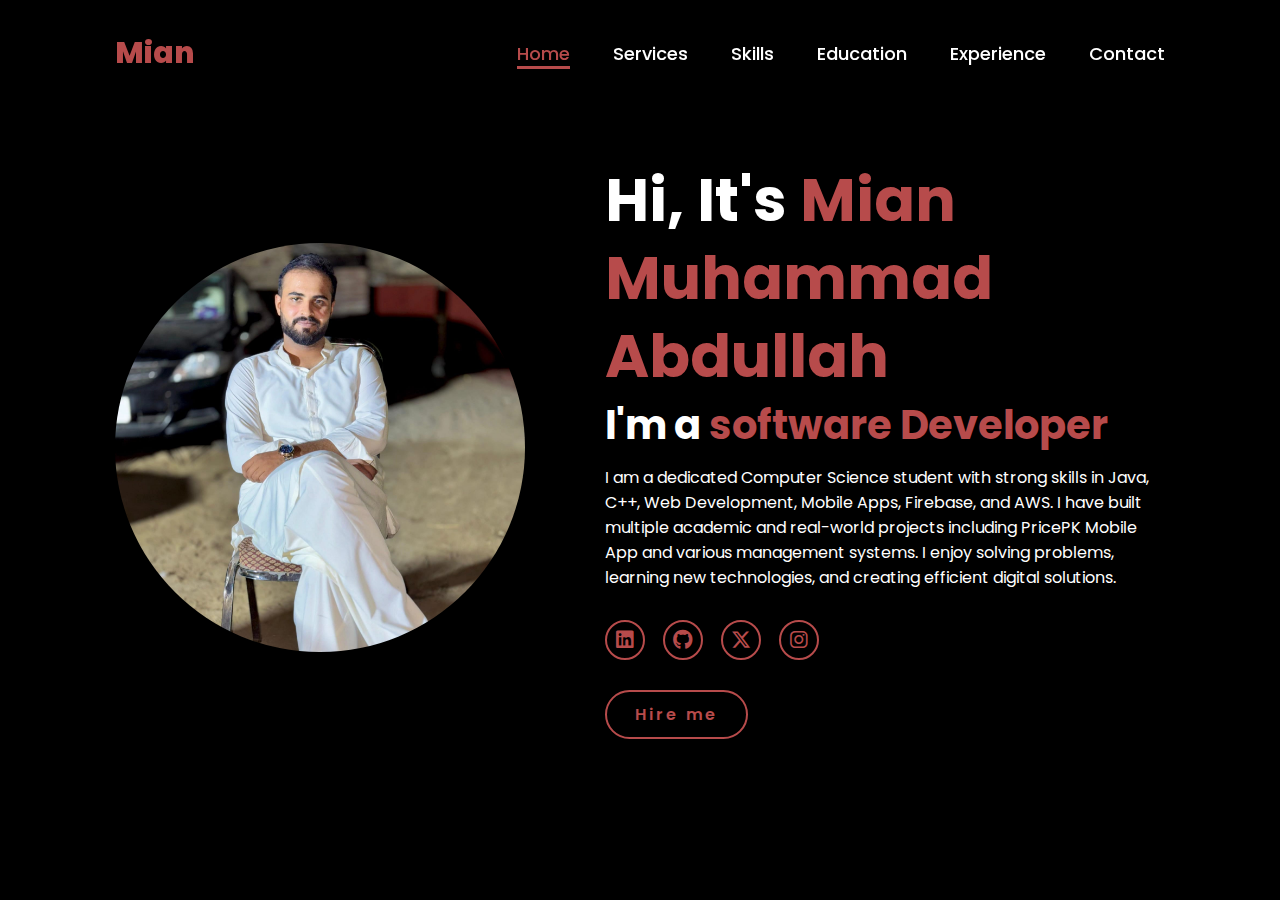
<file: index.html>
<!DOCTYPE html>
<html lang="en">
    
<head>
    <meta charset="UTF-8">
    <meta name="viewport" content="width=device-width, initial-scale=1.0">
    <link rel="stylesheet" href="https://cdnjs.cloudflare.com/ajax/libs/font-awesome/6.5.2/css/all.min.css">
    <link rel="stylesheet" href="style.css">
    <title>Portfolio Website</title>
</head>
<body>
    <header>
        <a href="#" class="logo">Mian</a>

        <nav>
            <a href="#" class="active"> Home</a>
            <a href="services.html" >Services</a>
            <a href="skill.html" >Skills</a>
            <a href="Education.html" >Education</a>
            <a href="Experience.html" >Experience</a>
            <a href="Contact.html" >Contact</a>
        </nav>
    </header>
    <section class="home">
        <div class="home-img">
            <img src="My photo.jpg" alt="">
        </div>
        <div class="home-content">
            <h1>Hi, It's <span>Mian Muhammad Abdullah</span></h1>
            <h3 class="typing-text">I'm a <span></span></h3>
            <p>I am a dedicated Computer Science student with strong skills in Java, C++, Web Development, Mobile Apps, Firebase, and AWS. I have built multiple academic and real-world projects including PricePK Mobile App and various management systems. I enjoy solving problems, learning new technologies, and creating efficient digital solutions.</p>
            <div class="social-icons">
                <a href="https://www.linkedin.com/in/mian-muhammad-abdullah-730222344/"><i class="fa-brands fa-linkedin"></i></a>
                <a href="https://github.com/MianAbdullah12"><i class="fa-brands fa-github"></i></a>
                <a href="https://x.com/MianMAbdullah5"><i class="fa-brands fa-x-twitter"></i></a>
                <a href="https://www.instagram.com/abdullah_24682/"><i class="fa-brands fa-instagram"></i></a>
            </div>
            <a href="#" class="btn">Hire me</a>
        </div>
    </section>
</body>
</html>
</file>
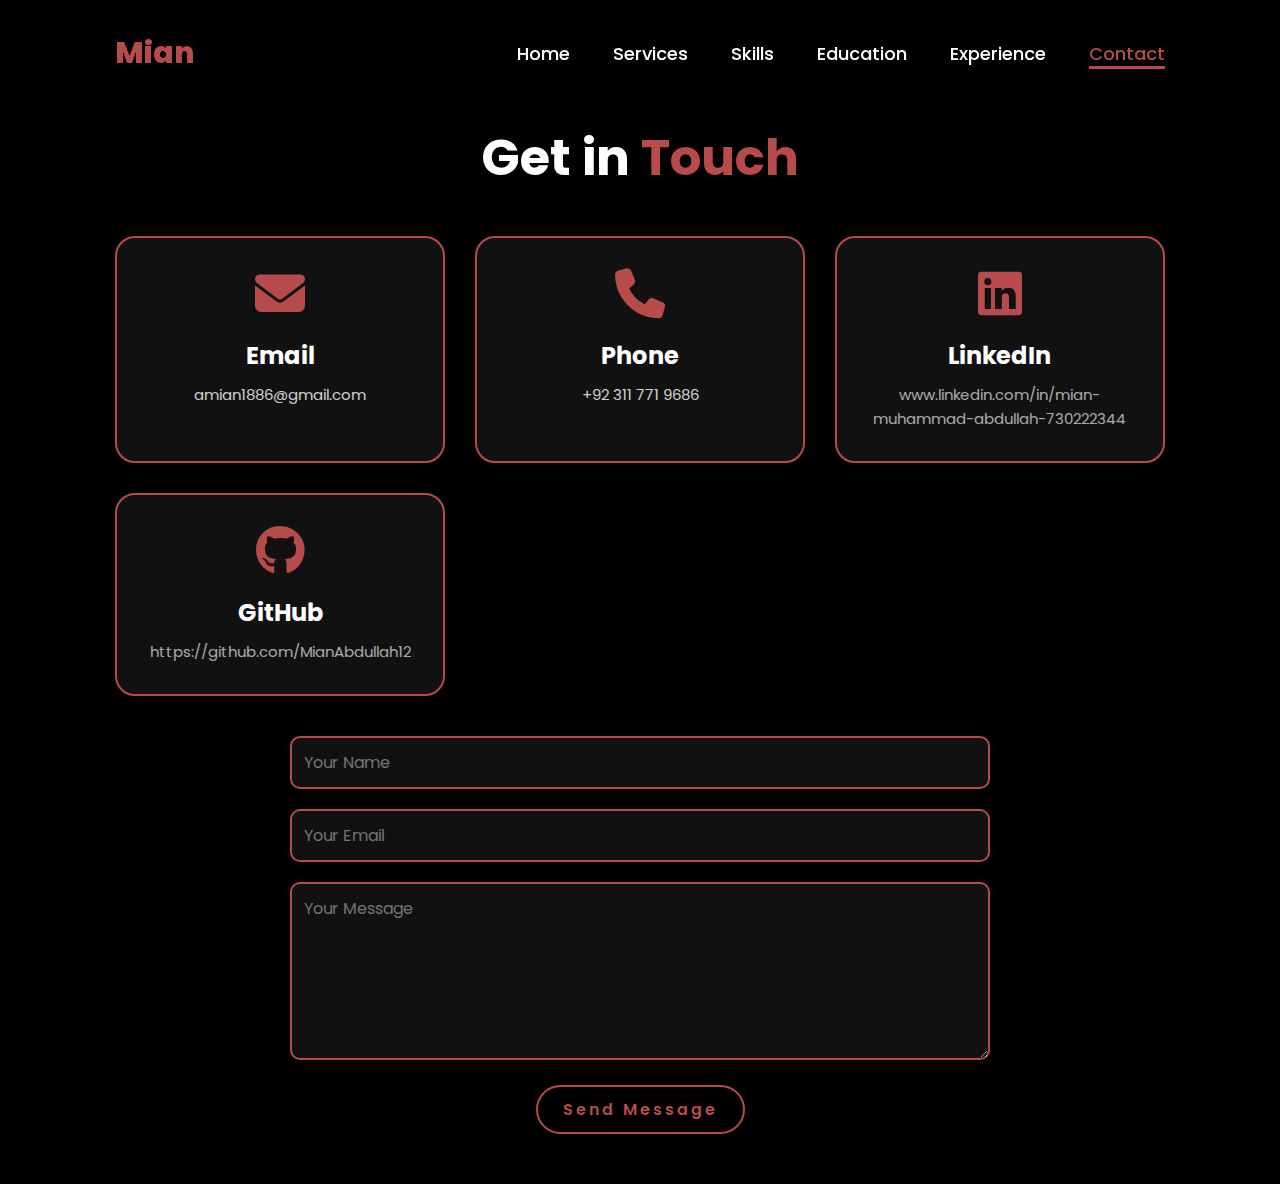
<file: Contact.html>
<!DOCTYPE html>
<html lang="en">
<head>
    <meta charset="UTF-8">
    <meta name="viewport" content="width=device-width, initial-scale=1.0">
    <title>Contact</title>
    <link rel="stylesheet" href="https://cdnjs.cloudflare.com/ajax/libs/font-awesome/6.5.2/css/all.min.css">
    <link rel="stylesheet" href="style.css">
</head>
<body>

<header>
    <a href="#" class="logo">Mian</a>

    <nav>
        <a href="index.html">Home</a>
        <a href="services.html">Services</a>
        <a href="skill.html">Skills</a>
        <a href="Education.html">Education</a>
        <a href="Experience.html">Experience</a>
        <a href="#" class="active">Contact</a>
    </nav>
</header>

<section class="contact">
    <h1 class="heading">Get in <span>Touch</span></h1>

    <div class="contact-container">

        <div class="contact-card">
            <i class="fa-solid fa-envelope"></i>
            <h3>Email</h3>
            <p>amian1886@gmail.com</p>
        </div>

        <div class="contact-card">
            <i class="fa-solid fa-phone"></i>
            <h3>Phone</h3>
            <p>+92 311 771 9686</p>
        </div>

        <div class="contact-card">
            <i class="fa-brands fa-linkedin"></i>
            <h3>LinkedIn</h3>
            <p><a href="#">www.linkedin.com/in/mian-muhammad-abdullah-730222344</a></p>
        </div>

        <div class="contact-card">
            <i class="fa-brands fa-github"></i>
            <h3>GitHub</h3>
            <p><a href="#">https://github.com/MianAbdullah12</a></p>
        </div>

    </div>

    <div class="contact-form-container">
        <form action="#" method="post" class="contact-form">
            <input type="text" name="name" placeholder="Your Name" required>
            <input type="email" name="email" placeholder="Your Email" required>
            <textarea name="message" rows="6" placeholder="Your Message" required></textarea>
            <button type="submit" class="btn">Send Message</button>
        </form>
    </div>

</section>

</body>
</html>
</file>
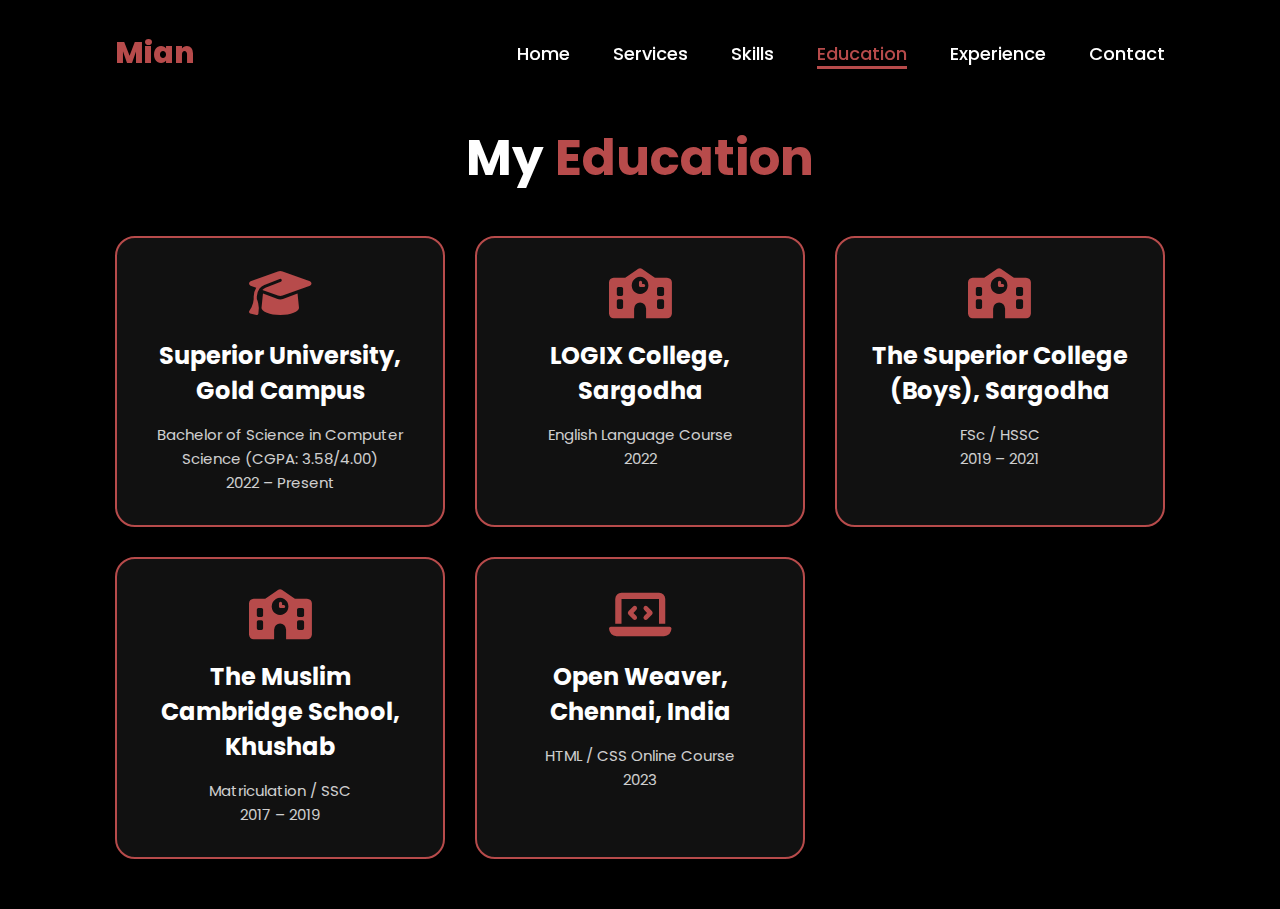
<file: Education.html>
<!DOCTYPE html>
<html lang="en">
<head>
    <meta charset="UTF-8">
    <meta name="viewport" content="width=device-width, initial-scale=1.0">
    <title>Education</title>
    <link rel="stylesheet" href="https://cdnjs.cloudflare.com/ajax/libs/font-awesome/6.5.2/css/all.min.css">
    <link rel="stylesheet" href="style.css">
</head>
<body>

<header>
    <a href="#" class="logo">Mian</a>

    <nav>
        <a href="index.html">Home</a>
        <a href="services.html">Services</a>
        <a href="skill.html">Skills</a>
        <a href="#" class="active">Education</a>
        <a href="Experience.html">Experience</a>
        <a href="Contact.html">Contact</a>
    </nav>
</header>

<section class="education">
    <h1 class="heading">My <span>Education</span></h1>

    <div class="education-container">

        <div class="education-card">
            <i class="fa-solid fa-graduation-cap"></i>
            <h3>Superior University, Gold Campus</h3>
            <p>Bachelor of Science in Computer Science (CGPA: 3.58/4.00)<br>2022 – Present</p>
        </div>

        <div class="education-card">
            <i class="fa-solid fa-school"></i>
            <h3>LOGIX College, Sargodha</h3>
            <p>English Language Course<br>2022</p>
        </div>

        <div class="education-card">
            <i class="fa-solid fa-school"></i>
            <h3>The Superior College (Boys), Sargodha</h3>
            <p>FSc / HSSC<br>2019 – 2021</p>
        </div>

        <div class="education-card">
            <i class="fa-solid fa-school"></i>
            <h3>The Muslim Cambridge School, Khushab</h3>
            <p>Matriculation / SSC<br>2017 – 2019</p>
        </div>

        <div class="education-card">
            <i class="fa-solid fa-laptop-code"></i>
            <h3>Open Weaver, Chennai, India</h3>
            <p>HTML / CSS Online Course<br>2023</p>
        </div>

    </div>
</section>

</body>
</html>
</file>
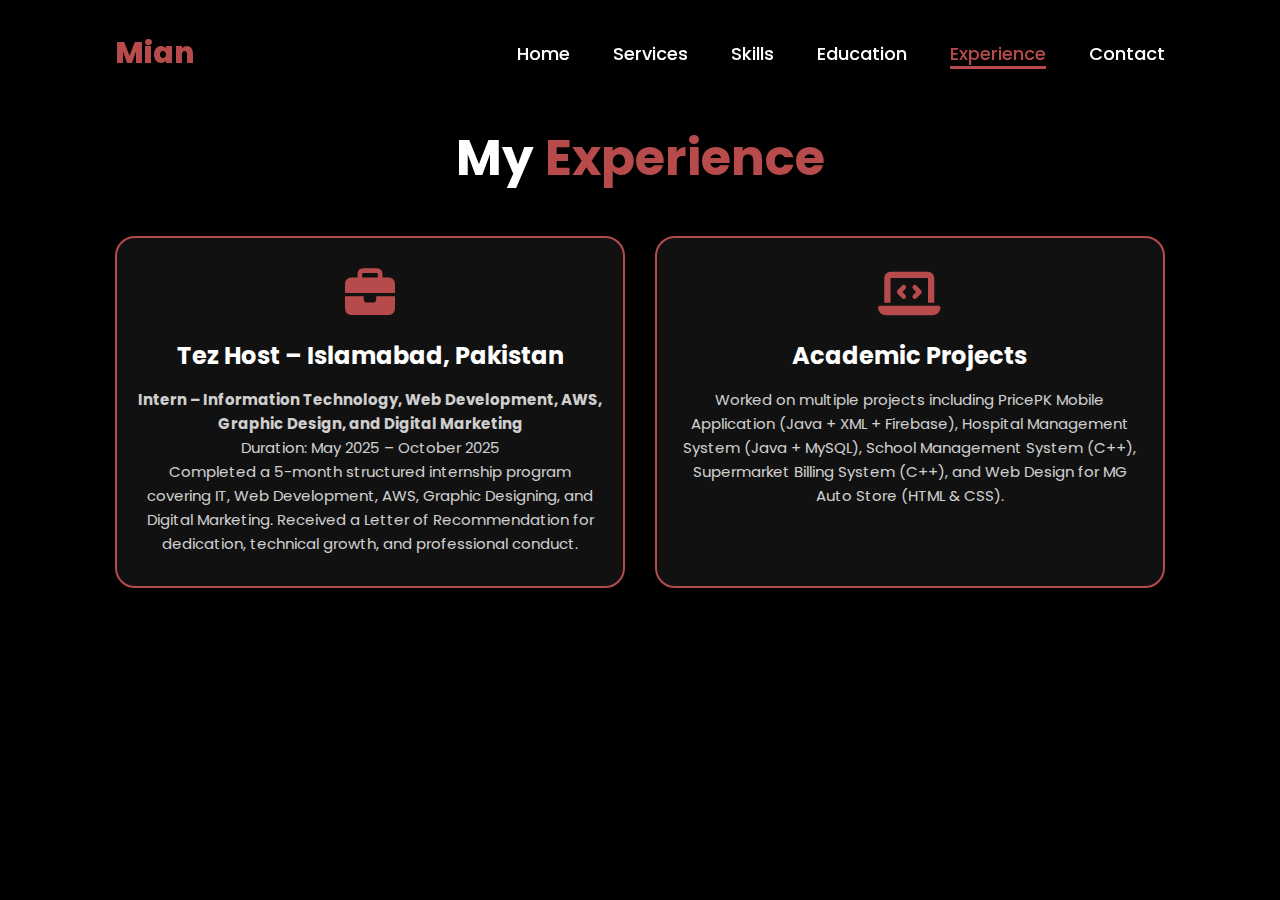
<file: Experience.html>
<!DOCTYPE html>
<html lang="en">
<head>
    <meta charset="UTF-8">
    <meta name="viewport" content="width=device-width, initial-scale=1.0">
    <title>Experience</title>
    <link rel="stylesheet" href="https://cdnjs.cloudflare.com/ajax/libs/font-awesome/6.5.2/css/all.min.css">
    <link rel="stylesheet" href="style.css">
</head>
<body>

<header>
    <a href="#" class="logo">Mian</a>

    <nav>
        <a href="index.html">Home</a>
        <a href="services.html">Services</a>
        <a href="skill.html">Skills</a>
        <a href="Education.html">Education</a>
        <a href="#" class="active">Experience</a>
        <a href="Contact.html">Contact</a>
    </nav>
</header>

<section class="experience">
    <h1 class="heading">My <span>Experience</span></h1>

    <div class="experience-container">

        <div class="experience-card">
            <i class="fa-solid fa-briefcase"></i>
            <h3>Tez Host – Islamabad, Pakistan</h3>
            <p><strong>Intern – Information Technology, Web Development, AWS, Graphic Design, and Digital Marketing</strong><br>
            Duration: May 2025 – October 2025<br>
            Completed a 5-month structured internship program covering IT, Web Development, AWS, Graphic Designing, and Digital Marketing. Received a Letter of Recommendation for dedication, technical growth, and professional conduct.</p>
        </div>

        <div class="experience-card">
            <i class="fa-solid fa-laptop-code"></i>
            <h3>Academic Projects</h3>
            <p>Worked on multiple projects including PricePK Mobile Application (Java + XML + Firebase), Hospital Management System (Java + MySQL), School Management System (C++), Supermarket Billing System (C++), and Web Design for MG Auto Store (HTML & CSS).</p>
        </div>

    </div>
</section>

</body>
</html>
</file>
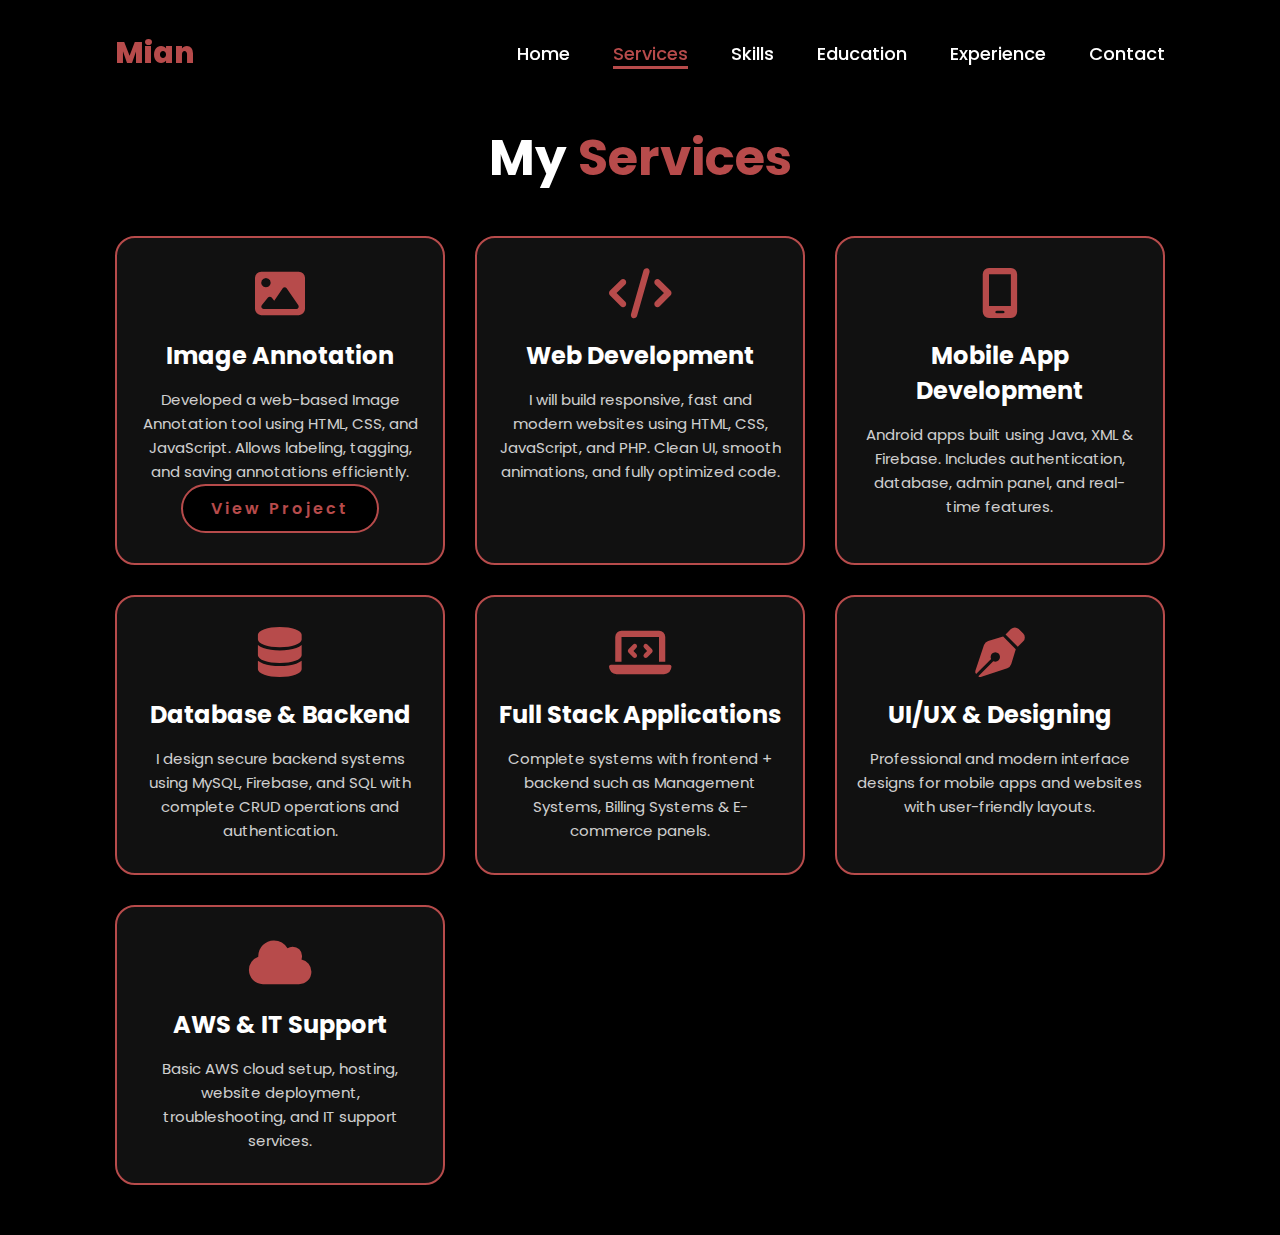
<file: services.html>
<!DOCTYPE html>
<html lang="en">
    
<head>
    <meta charset="UTF-8">
    <meta name="viewport" content="width=device-width, initial-scale=1.0">
    <link rel="stylesheet" href="https://cdnjs.cloudflare.com/ajax/libs/font-awesome/6.5.2/css/all.min.css">
    <link rel="stylesheet" href="style.css">
    <title>Services</title>
</head>

<body>

    <header>
        <a href="#" class="logo">Mian</a>

        <nav>
            <a href="index.html">Home</a>
            <a href="#" class="active">Services</a>
            <a href="skill.html">Skills</a>
            <a href="Education.html">Education</a>
            <a href="Experience.html">Experience</a>
            <a href="Contact.html">Contact</a>
        </nav>
        <div class="menu-toggle">
        <i class="fa-solid fa-bars"></i>
    </div>
    </header>

    <section class="services">
        <h1 class="heading">My <span>Services</span></h1>

        <div class="service-container">

            <div class="skill-card">
                <i class="fa-solid fa-image"></i>
                <h3>Image Annotation </h3>
                <p>Developed a web-based Image Annotation tool using HTML, CSS, and JavaScript. Allows labeling, tagging, and saving annotations efficiently.</p>
                <a href="https://www.upwork.com/freelancers/~01adf6c641560ba819?mp_source=share" target="_blank" class="btn">View Project</a>
            </div>

            <div class="service-card">
                <i class="fa-solid fa-code"></i>
                <h3>Web Development</h3>
                <p>I will build responsive, fast and modern websites using HTML, CSS, JavaScript, and PHP. Clean UI, smooth animations, and fully optimized code.</p>
            </div>

            <div class="service-card">
                <i class="fa-solid fa-mobile-screen"></i>
                <h3>Mobile App Development</h3>
                <p>Android apps built using Java, XML & Firebase. Includes authentication, database, admin panel, and real-time features.</p>
            </div>

            <div class="service-card">
                <i class="fa-solid fa-database"></i>
                <h3>Database & Backend</h3>
                <p>I design secure backend systems using MySQL, Firebase, and SQL with complete CRUD operations and authentication.</p>
            </div>

            <div class="service-card">
                <i class="fa-solid fa-laptop-code"></i>
                <h3>Full Stack Applications</h3>
                <p>Complete systems with frontend + backend such as Management Systems, Billing Systems & E-commerce panels.</p>
            </div>

            <div class="service-card">
                <i class="fa-solid fa-pen-nib"></i>
                <h3>UI/UX & Designing</h3>
                <p>Professional and modern interface designs for mobile apps and websites with user-friendly layouts.</p>
            </div>

            <div class="service-card">
                <i class="fa-solid fa-cloud"></i>
                <h3>AWS & IT Support</h3>
                <p>Basic AWS cloud setup, hosting, website deployment, troubleshooting, and IT support services.</p>
            </div>

        </div>
    </section>
    <script>
const menuToggle = document.querySelector('.menu-toggle');
const nav = document.querySelector('nav');

menuToggle.addEventListener('click', () => {
    nav.classList.toggle('active');
});
</script>

</body>
</html>
</file>
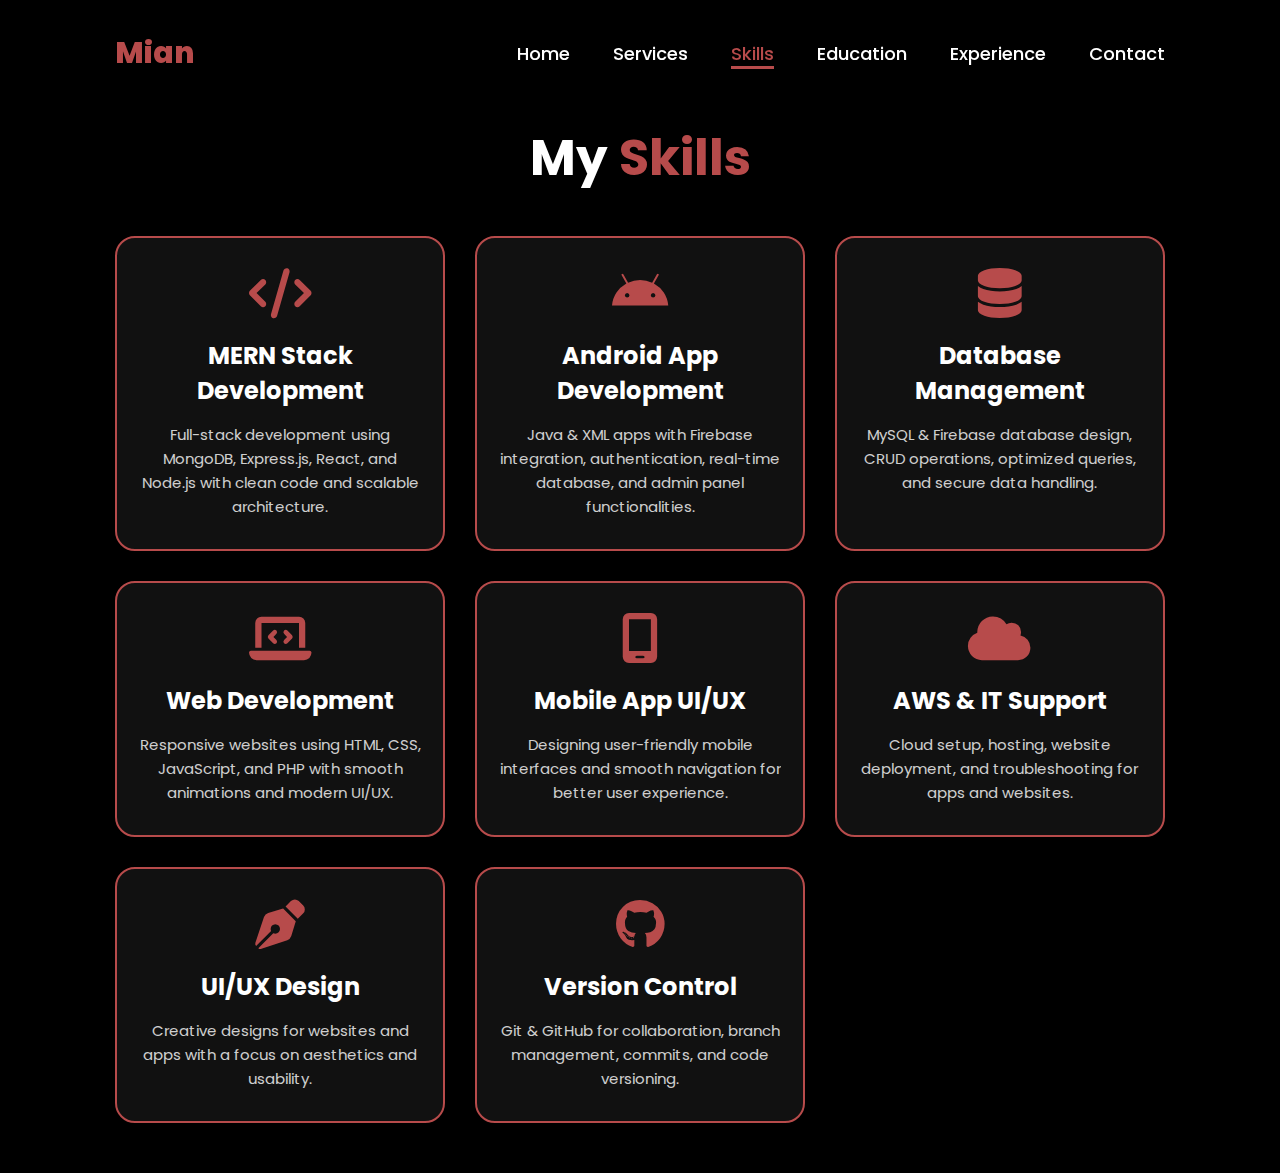
<file: skill.html>
<!DOCTYPE html>
<html lang="en">
<head>
    <meta charset="UTF-8">
    <meta name="viewport" content="width=device-width, initial-scale=1.0">
    <title>Skills</title>
    <link rel="stylesheet" href="https://cdnjs.cloudflare.com/ajax/libs/font-awesome/6.5.2/css/all.min.css">
    <link rel="stylesheet" href="style.css">
</head>
<body>

<header>
    <a href="#" class="logo">Mian</a>

    <nav>
        <a href="index.html">Home</a>
        <a href="services.html">Services</a>
        <a href="#" class="active">Skills</a>
        <a href="Education.html">Education</a>
        <a href="Experience.html">Experience</a>
        <a href="Contact.html">Contact</a>
    </nav>
</header>

<section class="skills">
    <h1 class="heading">My <span>Skills</span></h1>

    <div class="skills-container">

        <div class="skill-card">
            <i class="fa-solid fa-code"></i>
            <h3>MERN Stack Development</h3>
            <p>Full-stack development using MongoDB, Express.js, React, and Node.js with clean code and scalable architecture.</p>
        </div>

        <div class="skill-card">
            <i class="fa-brands fa-android"></i>
            <h3>Android App Development</h3>
            <p>Java & XML apps with Firebase integration, authentication, real-time database, and admin panel functionalities.</p>
        </div>

        <div class="skill-card">
            <i class="fa-solid fa-database"></i>
            <h3>Database Management</h3>
            <p>MySQL & Firebase database design, CRUD operations, optimized queries, and secure data handling.</p>
        </div>

        <div class="skill-card">
            <i class="fa-solid fa-laptop-code"></i>
            <h3>Web Development</h3>
            <p>Responsive websites using HTML, CSS, JavaScript, and PHP with smooth animations and modern UI/UX.</p>
        </div>

        <div class="skill-card">
            <i class="fa-solid fa-mobile-screen"></i>
            <h3>Mobile App UI/UX</h3>
            <p>Designing user-friendly mobile interfaces and smooth navigation for better user experience.</p>
        </div>

        <div class="skill-card">
            <i class="fa-solid fa-cloud"></i>
            <h3>AWS & IT Support</h3>
            <p>Cloud setup, hosting, website deployment, and troubleshooting for apps and websites.</p>
        </div>

        <div class="skill-card">
            <i class="fa-solid fa-pen-nib"></i>
            <h3>UI/UX Design</h3>
            <p>Creative designs for websites and apps with a focus on aesthetics and usability.</p>
        </div>

        <div class="skill-card">
            <i class="fa-brands fa-github"></i>
            <h3>Version Control</h3>
            <p>Git & GitHub for collaboration, branch management, commits, and code versioning.</p>
        </div>

    </div>
</section>

</body>
</html>
</file>
<file: style.css>
@import url('https://fonts.googleapis.com/css2?family=Poppins:wght@100;200;300;400;500;600&display=swap');

*{
    margin: 0;
    padding: 0;
    box-sizing: border-box;
    text-decoration: none;
    border: none;
    outline: none;
    font-family: 'Poppins', sans-serif;
}

html{
    font-size: 62.5%;
}

body{
    width: 100%;
    height: 100vh;
    overflow-x: hidden;
    background-color: black;
    color: white;
}

header{
    margin-top: 20px;
    position: fixed;
    top: 0;
    left: 0;
    width: 100%;
    padding: 1rem 9%;
    background-color: transparent;
    filter: drop-shadow(10px);
    display: flex;
    justify-content: space-between;
    align-items: center;
    z-index: 100;
}

.logo{
    font-size: 3rem;
    color: #b74b4b;
    font-weight: 800;
    cursor: pointer;
    transition: 0.5s ease;
}

.logo:hover{
    transform: scale(1.1);
}

nav a{
    font-size: 1.8rem;
    color: white;
    margin-left: 4rem;
    font-weight: 500;
    transition: 0.3s ease;
    border-bottom: 3px solid transparent;
}

nav a:hover,
nav a.active{
    color: #b74b4b;
    border-bottom: 3px solid #b74b4b;
}
.menu-toggle {
    display: none;
    font-size: 3rem;
    color: #b74b4b;
    cursor: pointer;
}

@media(max-width:995px){
    .menu-toggle {
        display: block;
        position: absolute;
        top: 1.5rem;
        right: 2rem;
        z-index: 101;
    }
    nav{
        position: absolute;
        display: none;
        top: 0;
        right: 0;
        width: 40%;
        border-left: 3px solid #b74b4b;
        border-bottom: 3px solid #b74b4b;
        border-bottom-left-radius: 2rem;
        padding: 1rem solid;
        background-color: #161616;
        border-top: 0.1rem solid rgba(0,0,0,0.1);
    }

    nav.active{
        display: block;
    }

    nav a{
        display: block;
        font-size: 2rem;
        margin: 3rem 0;
    }

    nav a:hover,
    nav a.active{
        padding: 1rem;
        border-radius: 0.5rem;
        border-bottom: 0.5rem solid #b74b4b;
    }
}

section{
    min-height: 100vh;
    padding: 5rem 9% 5rem;
}

.home{
    display: flex;
    justify-content: center;
    align-items: center;
    gap: 8rem;
    background-color: black;
}

.home .home-content h1{
    font-size: 6rem;
    font-weight: 700;
    line-height: 1.3;
}

span{
    color: #b74b4b;
}

.home-content h3{
    font-size: 4rem;
    margin-bottom: 1rem;
    font-weight: 700;
}

.home-content p{
    font-size: 1.6rem;
}

.home-img{
    border-radius: 50%;
}

.home-img img{
    position: relative;
    width: 32vw;
    border-radius: 50%;
    box-shadow: 0 0 25px solid #b74b4b;
    cursor: pointer;
    transition: 0.2s linear;
}

.home-img img:hover{
    font-size: 1.8rem;
    font-weight: 500;
}

.social-icons a{
    display: inline-flex;
    justify-content: center;
    align-items: center;
    width: 4rem;
    height: 4rem;
    background-color: transparent;
    border: 0.2rem solid #b74b4b;
    font-size: 2rem;
    border-radius: 50%;
    margin: 3rem 1.5rem 3rem 0;
    transition: 0.3s ease;
    color: #b74b4b;
}

.social-icons a:hover{
    color: black;
    transform: scale(1.3) translateY(-5px);
    background-color: #b74b4b;
    box-shadow: 0  0 25px #b74b4b;
}

.btn{
    display: inline-block;
    padding: 1rem 2.8rem;
    background-color: black;
    border-radius: 4rem;
    font-size: 1.6rem;
    color: #b74b4b;
    letter-spacing: 0.3rem;
    font-weight: 600;
    border: 2px solid #b74b4b;
    transition: 0.3s ease;
    cursor: pointer;
}

.btn:hover{
    transform: scale3d(1.03);
    background-color: #b74b4b;
    color: black;
    box-shadow: 0 0 25px #b74b4b;
}

.typing-text{
    font-size: 34px;
    font-weight: 600;
    min-width: 280px;
}

.typing-text span{
    position: relative;
}

.typing-text span::before{
    content: "software Developer";
    color: #b74b4b;
    animation: words 20s infinite;
}

.typing-text span::after{
    content: "";
    background-color: black;
    position: absolute;
    width: calc(100% + 8px);
    height: 100%;
    border-left: 3px solid black;
    right: -8;
    animation: cursor 0.6s infinite;
}

@keyframes cursor{
    to{
        border-left: 3px solid #b74b4b;
    }
}

@keyframes words{
    0%, 20%{
        content: "Image Annotation Specialist";
    }
    21%, 40%{
        content: "iOS Android Developer";
    }
    41%, 60%{
        content: "Web Designer";
    }
    61%, 80%{
        content: "Mobile App Developer";
    }
    81%, 100%{
        content: "SEO Expert";
    }
}

@media (max-width: 1000px){
    .home{
        gap: 4rem;
    }
}

@media(max-width:995px){
    .home{
        flex-direction: column;
        margin: 5rem 4rem;
    }

    .home .home-content h3{
        font-size: 2.5rem;
    }

    .home-content h1{
        font-size: 5rem;
    }

    .home-img img{
        width: 70vw;
        margin-top: 4rem;
    }
}
/* ===== SERVICES SECTION ===== */

.services {
    padding-top: 12rem;
    text-align: center;
}

.heading {
    font-size: 5rem;
    margin-bottom: 4rem;
    font-weight: 700;
}

.service-container {
    display: grid;
    grid-template-columns: repeat(auto-fit, minmax(320px, 1fr));
    gap: 3rem;
    margin-top: 3rem;
}

.service-card {
    background: #111;
    padding: 3rem 2rem;
    border-radius: 2rem;
    text-align: center;
    border: 2px solid #b74b4b;
    transition: 0.4s ease;
    cursor: pointer;
}

.service-card:hover {
    transform: translateY(-10px) scale(1.05);
    box-shadow: 0 0 25px #b74b4b;
    background: #1b1b1b;
}

.service-card i {
    font-size: 5rem;
    color: #b74b4b;
    margin-bottom: 2rem;
}

.service-card h3 {
    font-size: 2.4rem;
    font-weight: 700;
    margin-bottom: 1.5rem;
}

.service-card p {
    font-size: 1.5rem;
    opacity: 0.8;
    line-height: 1.6;
}

/* ===== SKILLS SECTION ===== */

.skills {
    padding-top: 12rem;
    text-align: center;
}

.skills .heading {
    font-size: 5rem;
    margin-bottom: 4rem;
    font-weight: 700;
}

.skills-container {
    display: grid;
    grid-template-columns: repeat(auto-fit, minmax(320px, 1fr));
    gap: 3rem;
    margin-top: 3rem;
}

.skill-card {
    background: #111;
    padding: 3rem 2rem;
    border-radius: 2rem;
    text-align: center;
    border: 2px solid #b74b4b;
    transition: 0.4s ease;
    cursor: pointer;
}

.skill-card:hover {
    transform: translateY(-10px) scale(1.05);
    box-shadow: 0 0 25px #b74b4b;
    background: #1b1b1b;
}

.skill-card i {
    font-size: 5rem;
    color: #b74b4b;
    margin-bottom: 2rem;
}

.skill-card h3 {
    font-size: 2.4rem;
    font-weight: 700;
    margin-bottom: 1.5rem;
}

.skill-card p {
    font-size: 1.5rem;
    opacity: 0.8;
    line-height: 1.6;
}

/* ===== EDUCATION SECTION ===== */

.education {
    padding-top: 12rem;
    text-align: center;
}

.education .heading {
    font-size: 5rem;
    margin-bottom: 4rem;
    font-weight: 700;
}

.education-container {
    display: grid;
    grid-template-columns: repeat(auto-fit, minmax(320px, 1fr));
    gap: 3rem;
    margin-top: 3rem;
}

.education-card {
    background: #111;
    padding: 3rem 2rem;
    border-radius: 2rem;
    text-align: center;
    border: 2px solid #b74b4b;
    transition: 0.4s ease;
    cursor: pointer;
}

.education-card:hover {
    transform: translateY(-10px) scale(1.05);
    box-shadow: 0 0 25px #b74b4b;
    background: #1b1b1b;
}


.education-card i {
    font-size: 5rem;
    color: #b74b4b;
    margin-bottom: 2rem;
}

.education-card h3 {
    font-size: 2.4rem;
    font-weight: 700;
    margin-bottom: 1.5rem;
}

.education-card p {
    font-size: 1.5rem;
    opacity: 0.8;
    line-height: 1.6;
}

/* ===== EXPERIENCE SECTION ===== */

.experience {
    padding-top: 12rem;
    text-align: center;
}

.experience .heading {
    font-size: 5rem;
    margin-bottom: 4rem;
    font-weight: 700;
}

.experience-container {
    display: grid;
    grid-template-columns: repeat(auto-fit, minmax(320px, 1fr));
    gap: 3rem;
    margin-top: 3rem;
}

.experience-card {
    background: #111;
    padding: 3rem 2rem;
    border-radius: 2rem;
    text-align: center;
    border: 2px solid #b74b4b;
    transition: 0.4s ease;
    cursor: pointer;
}

.experience-card:hover {
    transform: translateY(-10px) scale(1.05);
    box-shadow: 0 0 25px #b74b4b;
    background: #1b1b1b;
}

.experience-card i {
    font-size: 5rem;
    color: #b74b4b;
    margin-bottom: 2rem;
}

.experience-card h3 {
    font-size: 2.4rem;
    font-weight: 700;
    margin-bottom: 1.5rem;
}

.experience-card p {
    font-size: 1.5rem;
    opacity: 0.8;
    line-height: 1.6;
}
/* ===== CONTACT SECTION ===== */

.contact {
    padding-top: 12rem;
    text-align: center;
}

.contact .heading {
    font-size: 5rem;
    margin-bottom: 4rem;
    font-weight: 700;
}

.contact-container {
    display: grid;
    grid-template-columns: repeat(auto-fit, minmax(280px, 1fr));
    gap: 3rem;
    margin-bottom: 4rem;
}

.contact-card {
    background: #111;
    padding: 3rem 2rem;
    border-radius: 2rem;
    text-align: center;
    border: 2px solid #b74b4b;
    transition: 0.4s ease;
    cursor: pointer;
}

.contact-card:hover {
    transform: translateY(-10px) scale(1.05);
    box-shadow: 0 0 25px #b74b4b;
    background: #1b1b1b;
}

.contact-card i {
    font-size: 5rem;
    color: #b74b4b;
    margin-bottom: 2rem;
}

.contact-card h3 {
    font-size: 2.4rem;
    font-weight: 700;
    margin-bottom: 1rem;
}

.contact-card p, .contact-card a {
    font-size: 1.5rem;
    opacity: 0.8;
    line-height: 1.6;
    color: #fff;
    text-decoration: none;
}

.contact-form-container {
    max-width: 700px;
    margin: auto;
}

.contact-form input, 
.contact-form textarea {
    width: 100%;
    padding: 1.2rem;
    margin-bottom: 2rem;
    border-radius: 1rem;
    border: 2px solid #b74b4b;
    background: #111;
    color: #fff;
    font-size: 1.6rem;
}

.contact-form input:focus, 
.contact-form textarea:focus {
    outline: none;
    border-color: #ff3b3b;
}

.contact-form button.btn {
    padding: 1rem 2.5rem;
    font-size: 1.6rem;
    border-radius: 4rem;
    border: 2px solid #b74b4b;
    background: black;
    color: #b74b4b;
    cursor: pointer;
    transition: 0.3s ease;
}

.contact-form button.btn:hover {
    background: #b74b4b;
    color: black;
    box-shadow: 0 0 25px #b74b4b;
}
</file>
